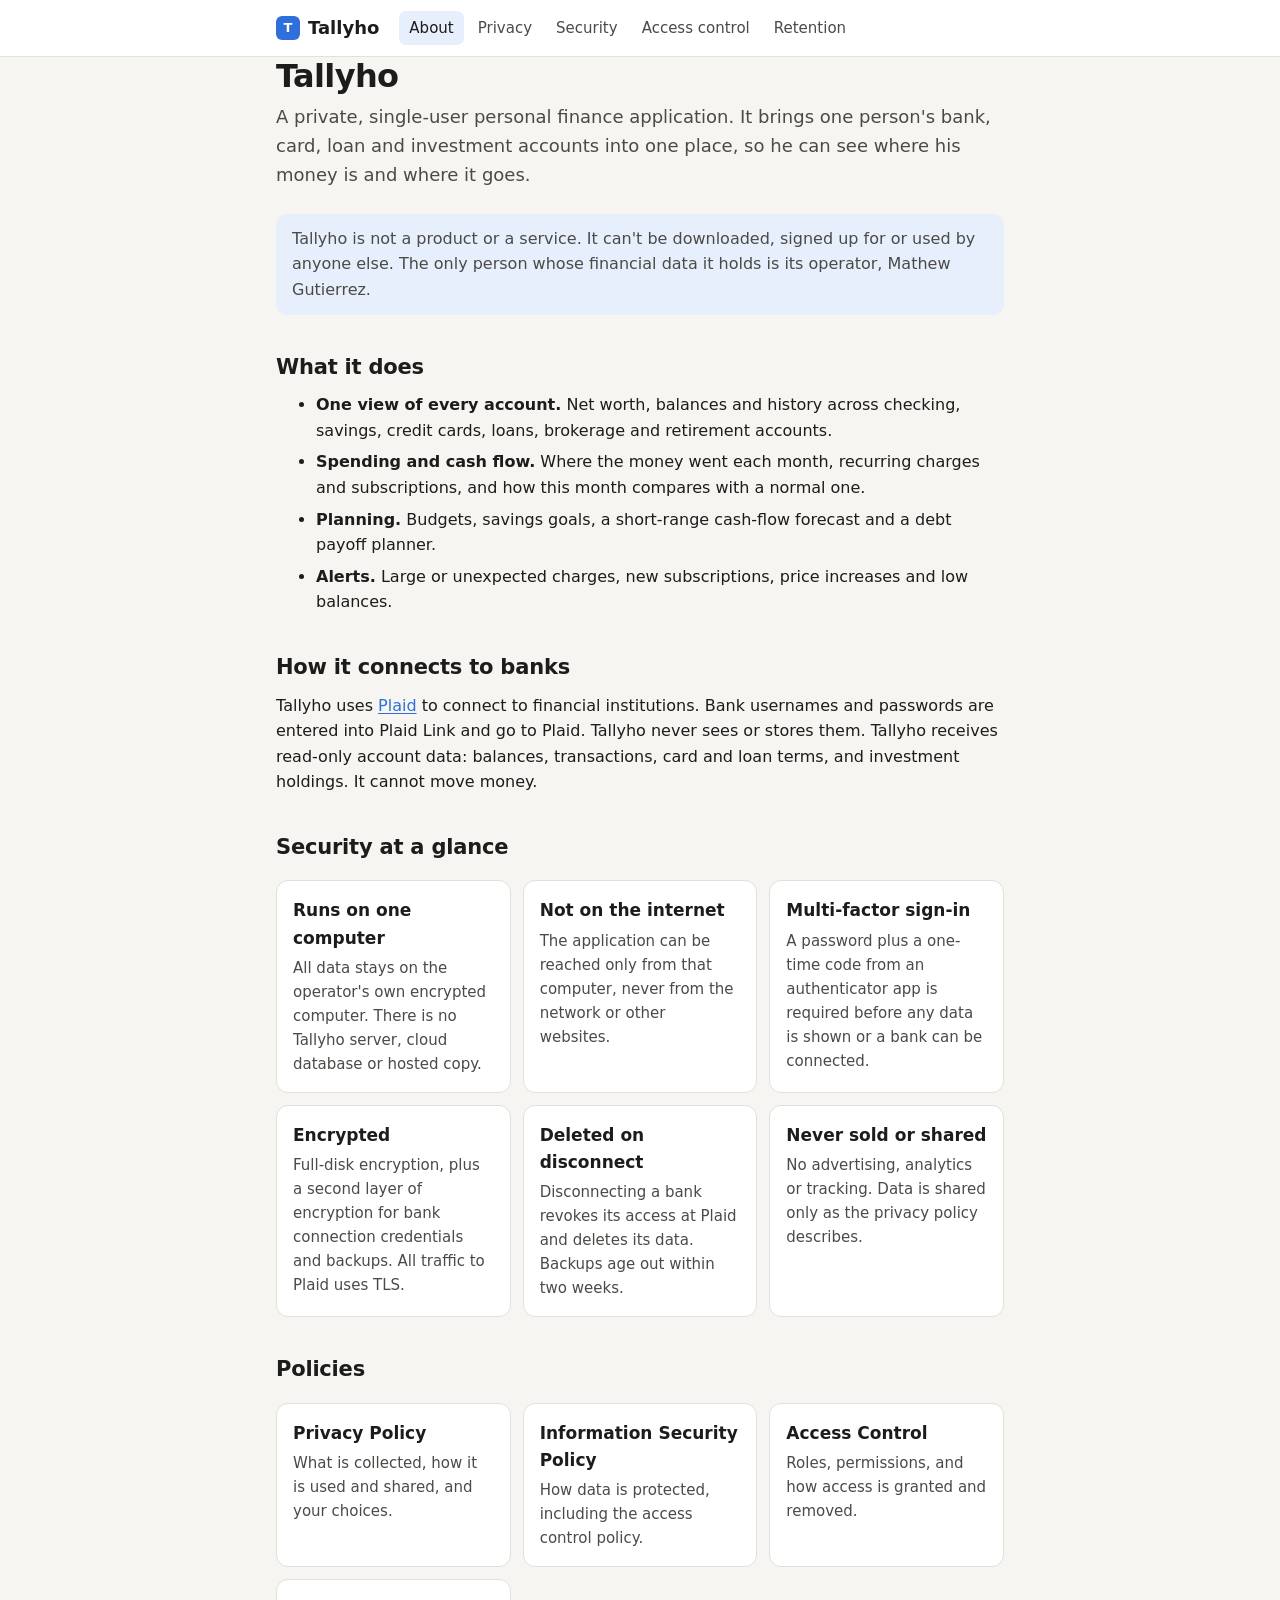
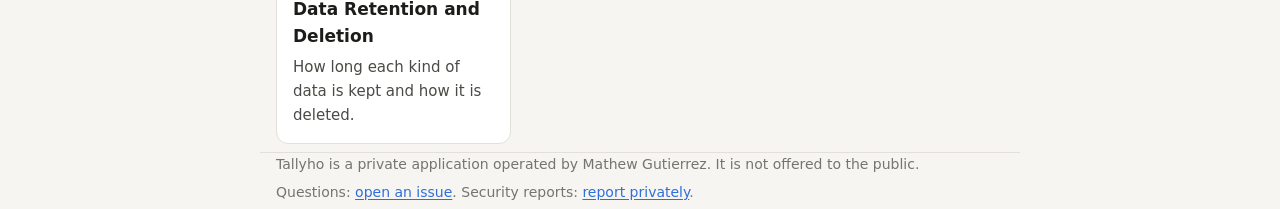
<file: index.html>
<!doctype html>
<html lang="en">
<head>
<meta charset="utf-8">
<meta name="viewport" content="width=device-width, initial-scale=1">
<meta http-equiv="Content-Security-Policy" content="default-src 'none'; style-src 'self'; img-src 'self'; base-uri 'none'; form-action 'none'">
<meta name="referrer" content="no-referrer">
<meta name="robots" content="noai, noimageai">
<title>Tallyho</title>
<meta name="description" content="Tallyho is a private, single-user personal finance application. Its privacy policy and security policies.">
<link rel="stylesheet" href="style.css">
<link rel="icon" href="favicon.svg" type="image/svg+xml">
</head>
<body>
<header>
  <div class="wrap bar">
    <a class="brand" href="index.html"><span class="mark" aria-hidden="true">T</span>Tallyho</a>
    <nav aria-label="Pages"><a href="index.html" aria-current="page">About</a><a href="privacy.html">Privacy</a><a href="security.html">Security</a><a href="access-control.html">Access control</a><a href="retention.html">Retention</a></nav>
  </div>
</header>
<main class="wrap">
<h1>Tallyho</h1>
<p class="lede">A private, single-user personal finance application. It brings one person's bank, card, loan and investment accounts into one place, so he can see where his money is and where it goes.</p>

<div class="note">Tallyho is not a product or a service. It can't be downloaded, signed up for or used by anyone else. The only person whose financial data it holds is its operator, Mathew Gutierrez.</div>

<h2>What it does</h2>
<ul>
  <li><strong>One view of every account.</strong> Net worth, balances and history across checking, savings, credit cards, loans, brokerage and retirement accounts.</li>
  <li><strong>Spending and cash flow.</strong> Where the money went each month, recurring charges and subscriptions, and how this month compares with a normal one.</li>
  <li><strong>Planning.</strong> Budgets, savings goals, a short-range cash-flow forecast and a debt payoff planner.</li>
  <li><strong>Alerts.</strong> Large or unexpected charges, new subscriptions, price increases and low balances.</li>
</ul>

<h2>How it connects to banks</h2>
<p>Tallyho uses <a href="https://plaid.com/">Plaid</a> to connect to financial institutions. Bank usernames and passwords are entered into Plaid Link and go to Plaid. Tallyho never sees or stores them. Tallyho receives read-only account data: balances, transactions, card and loan terms, and investment holdings. It cannot move money.</p>

<h2>Security at a glance</h2>
<div class="cards">
  <div class="card"><h3>Runs on one computer</h3><p>All data stays on the operator's own encrypted computer. There is no Tallyho server, cloud database or hosted copy.</p></div>
  <div class="card"><h3>Not on the internet</h3><p>The application can be reached only from that computer, never from the network or other websites.</p></div>
  <div class="card"><h3>Multi-factor sign-in</h3><p>A password plus a one-time code from an authenticator app is required before any data is shown or a bank can be connected.</p></div>
  <div class="card"><h3>Encrypted</h3><p>Full-disk encryption, plus a second layer of encryption for bank connection credentials and backups. All traffic to Plaid uses TLS.</p></div>
  <div class="card"><h3>Deleted on disconnect</h3><p>Disconnecting a bank revokes its access at Plaid and deletes its data. Backups age out within two weeks.</p></div>
  <div class="card"><h3>Never sold or shared</h3><p>No advertising, analytics or tracking. Data is shared only as the privacy policy describes.</p></div>
</div>

<h2>Policies</h2>
<div class="cards">
  <a class="card" href="privacy.html"><h3>Privacy Policy</h3><p>What is collected, how it is used and shared, and your choices.</p></a>
  <a class="card" href="security.html"><h3>Information Security Policy</h3><p>How data is protected, including the access control policy.</p></a>
  <a class="card" href="access-control.html"><h3>Access Control</h3><p>Roles, permissions, and how access is granted and removed.</p></a>
  <a class="card" href="retention.html"><h3>Data Retention and Deletion</h3><p>How long each kind of data is kept and how it is deleted.</p></a>
</div>
</main>
<footer class="wrap">
  <p>Tallyho is a private application operated by Mathew Gutierrez. It is not offered to the public.</p>
  <p>Questions: <a href="https://github.com/gutierrezm00/tallyho/issues">open an issue</a>. Security reports: <a href="https://github.com/gutierrezm00/tallyho/security/advisories/new">report privately</a>.</p>
</footer>
</body>
</html>
</file>
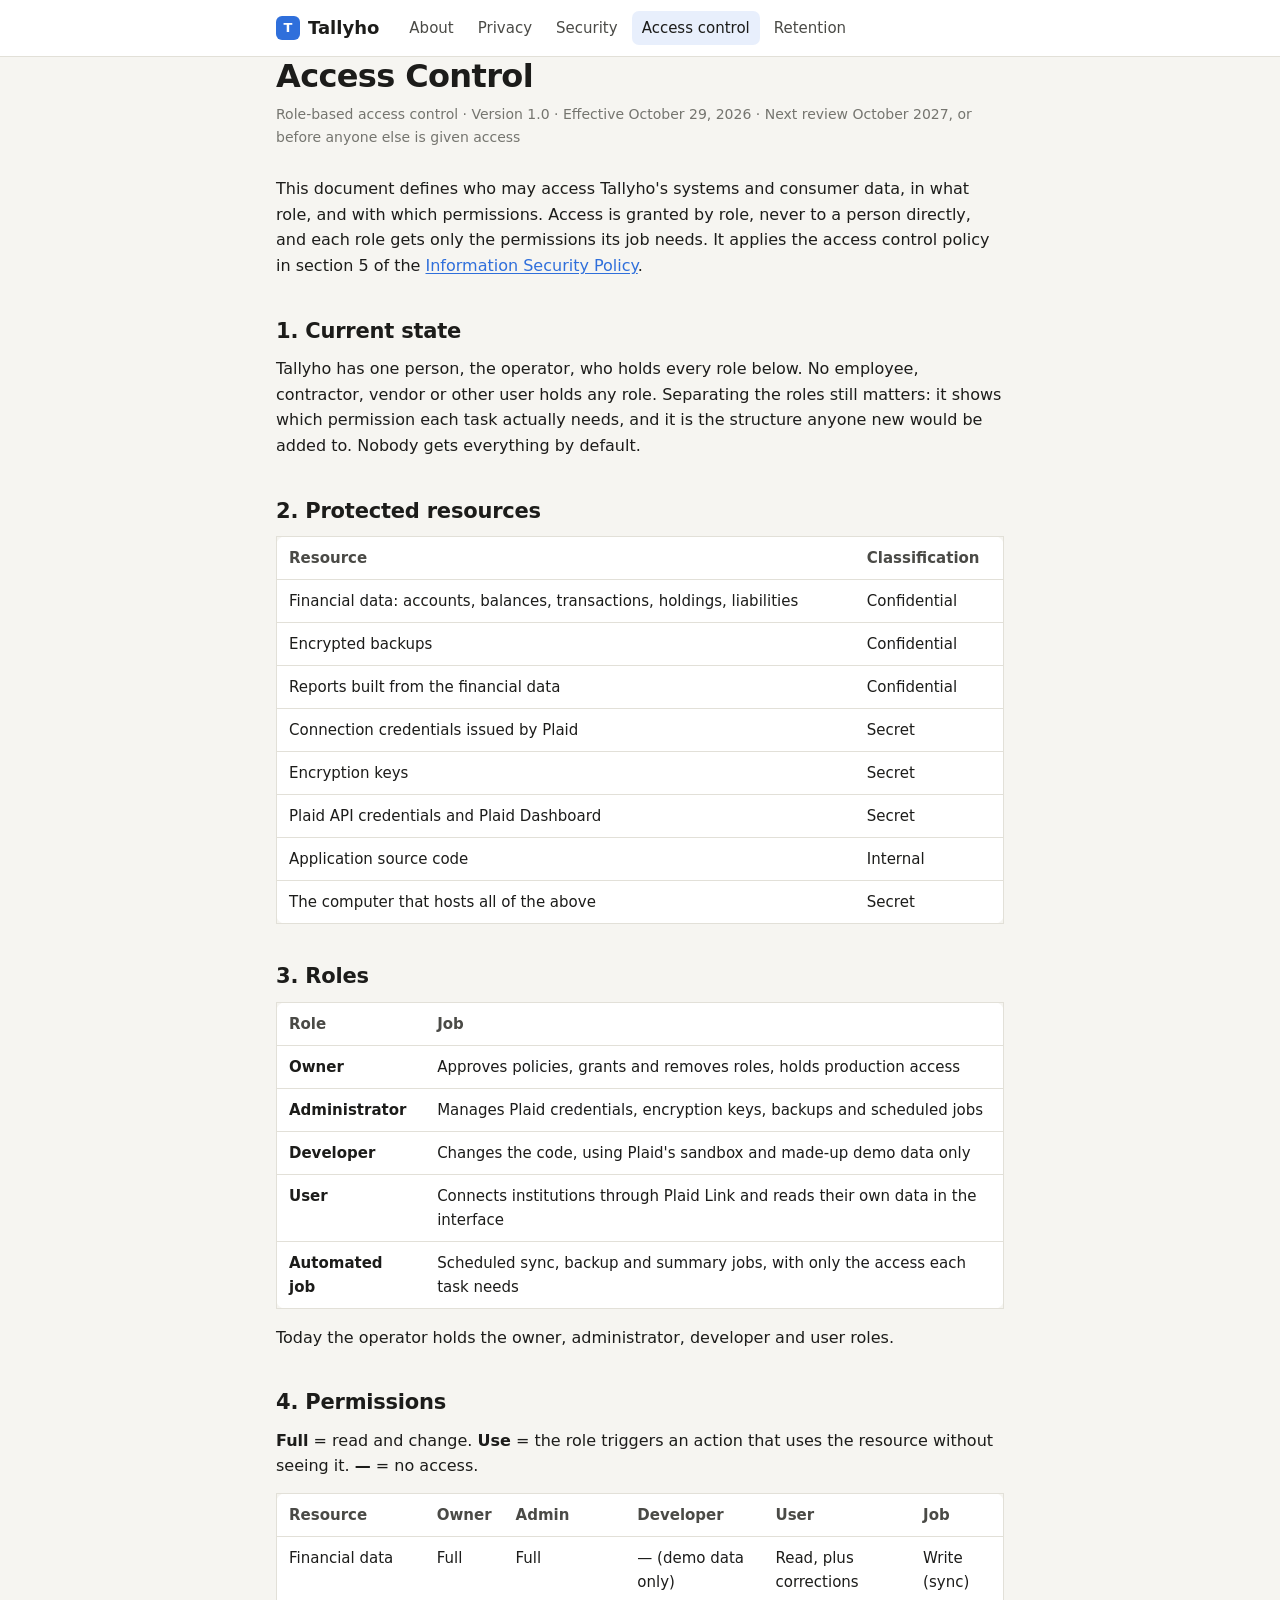
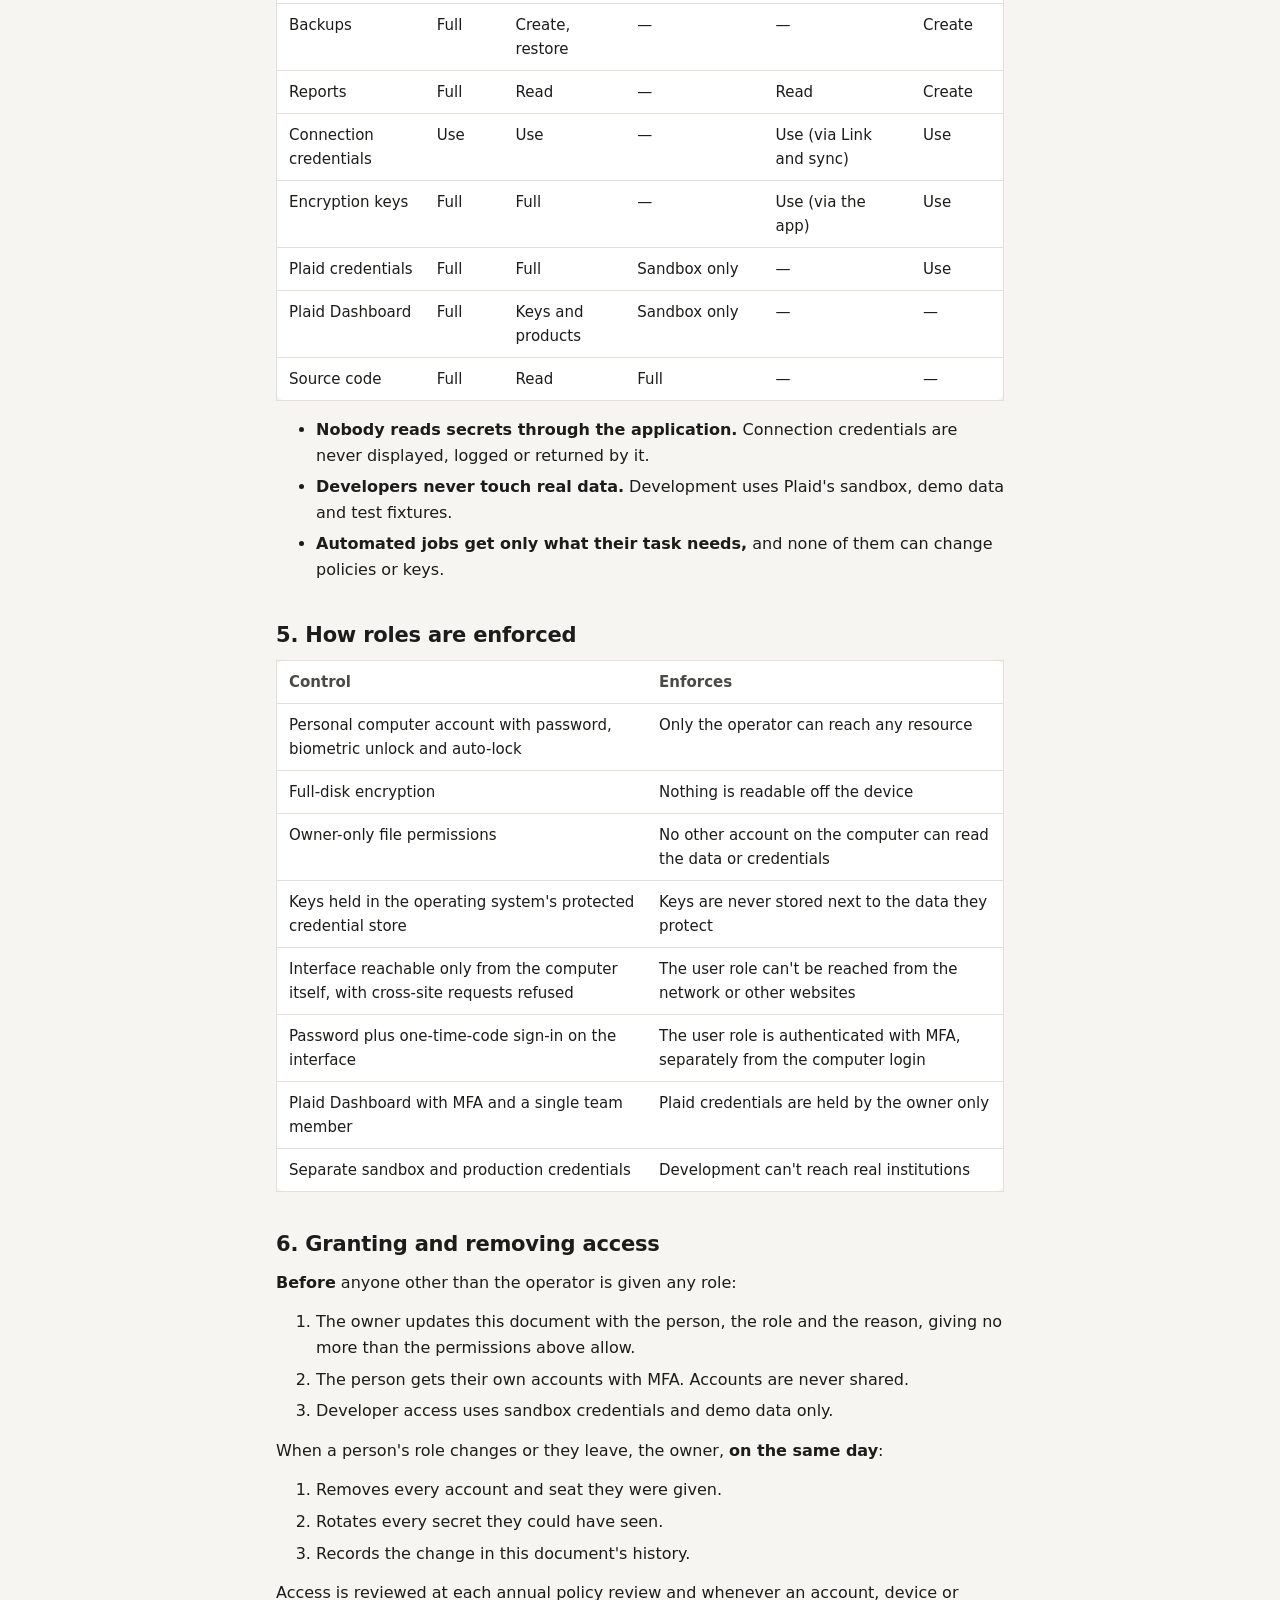
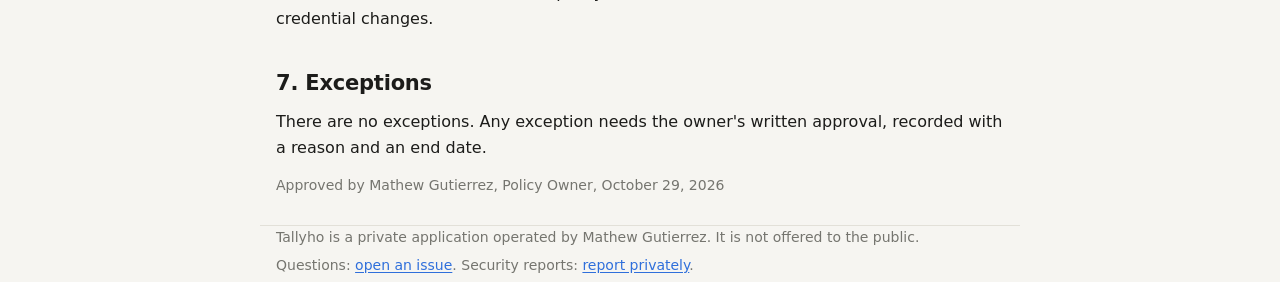
<file: access-control.html>
<!doctype html>
<html lang="en">
<head>
<meta charset="utf-8">
<meta name="viewport" content="width=device-width, initial-scale=1">
<meta http-equiv="Content-Security-Policy" content="default-src 'none'; style-src 'self'; img-src 'self'; base-uri 'none'; form-action 'none'">
<meta name="referrer" content="no-referrer">
<meta name="robots" content="noai, noimageai">
<title>Access Control · Tallyho</title>
<meta name="description" content="Tallyho is a private, single-user personal finance application. Its privacy policy and security policies.">
<link rel="stylesheet" href="style.css">
<link rel="icon" href="favicon.svg" type="image/svg+xml">
</head>
<body>
<header>
  <div class="wrap bar">
    <a class="brand" href="index.html"><span class="mark" aria-hidden="true">T</span>Tallyho</a>
    <nav aria-label="Pages"><a href="index.html">About</a><a href="privacy.html">Privacy</a><a href="security.html">Security</a><a href="access-control.html" aria-current="page">Access control</a><a href="retention.html">Retention</a></nav>
  </div>
</header>
<main class="wrap">
<h1>Access Control</h1>
<p class="meta">Role-based access control · Version 1.0 · Effective October 29, 2026 · Next review October 2027, or before anyone else is given access</p>

<p>This document defines who may access Tallyho's systems and consumer data, in what role, and with which permissions. Access is granted by role, never to a person directly, and each role gets only the permissions its job needs. It applies the access control policy in section 5 of the <a href="security.html#access-control">Information Security Policy</a>.</p>

<h2 id="current">1. Current state</h2>
<p>Tallyho has one person, the operator, who holds every role below. No employee, contractor, vendor or other user holds any role. Separating the roles still matters: it shows which permission each task actually needs, and it is the structure anyone new would be added to. Nobody gets everything by default.</p>

<h2 id="resources">2. Protected resources</h2>
<div class="table"><table>
  <tr><th>Resource</th><th>Classification</th></tr>
  <tr><td>Financial data: accounts, balances, transactions, holdings, liabilities</td><td>Confidential</td></tr>
  <tr><td>Encrypted backups</td><td>Confidential</td></tr>
  <tr><td>Reports built from the financial data</td><td>Confidential</td></tr>
  <tr><td>Connection credentials issued by Plaid</td><td>Secret</td></tr>
  <tr><td>Encryption keys</td><td>Secret</td></tr>
  <tr><td>Plaid API credentials and Plaid Dashboard</td><td>Secret</td></tr>
  <tr><td>Application source code</td><td>Internal</td></tr>
  <tr><td>The computer that hosts all of the above</td><td>Secret</td></tr>
</table></div>

<h2 id="roles">3. Roles</h2>
<div class="table"><table>
  <tr><th>Role</th><th>Job</th></tr>
  <tr><td><strong>Owner</strong></td><td>Approves policies, grants and removes roles, holds production access</td></tr>
  <tr><td><strong>Administrator</strong></td><td>Manages Plaid credentials, encryption keys, backups and scheduled jobs</td></tr>
  <tr><td><strong>Developer</strong></td><td>Changes the code, using Plaid's sandbox and made-up demo data only</td></tr>
  <tr><td><strong>User</strong></td><td>Connects institutions through Plaid Link and reads their own data in the interface</td></tr>
  <tr><td><strong>Automated job</strong></td><td>Scheduled sync, backup and summary jobs, with only the access each task needs</td></tr>
</table></div>
<p>Today the operator holds the owner, administrator, developer and user roles.</p>

<h2 id="matrix">4. Permissions</h2>
<p><strong>Full</strong> = read and change. <strong>Use</strong> = the role triggers an action that uses the resource without seeing it. <strong>—</strong> = no access.</p>
<div class="table"><table>
  <tr><th>Resource</th><th>Owner</th><th>Admin</th><th>Developer</th><th>User</th><th>Job</th></tr>
  <tr><td>Financial data</td><td>Full</td><td>Full</td><td>— (demo data only)</td><td>Read, plus corrections</td><td>Write (sync)</td></tr>
  <tr><td>Backups</td><td>Full</td><td>Create, restore</td><td>—</td><td>—</td><td>Create</td></tr>
  <tr><td>Reports</td><td>Full</td><td>Read</td><td>—</td><td>Read</td><td>Create</td></tr>
  <tr><td>Connection credentials</td><td>Use</td><td>Use</td><td>—</td><td>Use (via Link and sync)</td><td>Use</td></tr>
  <tr><td>Encryption keys</td><td>Full</td><td>Full</td><td>—</td><td>Use (via the app)</td><td>Use</td></tr>
  <tr><td>Plaid credentials</td><td>Full</td><td>Full</td><td>Sandbox only</td><td>—</td><td>Use</td></tr>
  <tr><td>Plaid Dashboard</td><td>Full</td><td>Keys and products</td><td>Sandbox only</td><td>—</td><td>—</td></tr>
  <tr><td>Source code</td><td>Full</td><td>Read</td><td>Full</td><td>—</td><td>—</td></tr>
</table></div>
<ul>
  <li><strong>Nobody reads secrets through the application.</strong> Connection credentials are never displayed, logged or returned by it.</li>
  <li><strong>Developers never touch real data.</strong> Development uses Plaid's sandbox, demo data and test fixtures.</li>
  <li><strong>Automated jobs get only what their task needs,</strong> and none of them can change policies or keys.</li>
</ul>

<h2 id="enforcement">5. How roles are enforced</h2>
<div class="table"><table>
  <tr><th>Control</th><th>Enforces</th></tr>
  <tr><td>Personal computer account with password, biometric unlock and auto-lock</td><td>Only the operator can reach any resource</td></tr>
  <tr><td>Full-disk encryption</td><td>Nothing is readable off the device</td></tr>
  <tr><td>Owner-only file permissions</td><td>No other account on the computer can read the data or credentials</td></tr>
  <tr><td>Keys held in the operating system's protected credential store</td><td>Keys are never stored next to the data they protect</td></tr>
  <tr><td>Interface reachable only from the computer itself, with cross-site requests refused</td><td>The user role can't be reached from the network or other websites</td></tr>
  <tr><td>Password plus one-time-code sign-in on the interface</td><td>The user role is authenticated with MFA, separately from the computer login</td></tr>
  <tr><td>Plaid Dashboard with MFA and a single team member</td><td>Plaid credentials are held by the owner only</td></tr>
  <tr><td>Separate sandbox and production credentials</td><td>Development can't reach real institutions</td></tr>
</table></div>

<h2 id="lifecycle">6. Granting and removing access</h2>
<p><strong>Before</strong> anyone other than the operator is given any role:</p>
<ol>
  <li>The owner updates this document with the person, the role and the reason, giving no more than the permissions above allow.</li>
  <li>The person gets their own accounts with MFA. Accounts are never shared.</li>
  <li>Developer access uses sandbox credentials and demo data only.</li>
</ol>
<p>When a person's role changes or they leave, the owner, <strong>on the same day</strong>:</p>
<ol>
  <li>Removes every account and seat they were given.</li>
  <li>Rotates every secret they could have seen.</li>
  <li>Records the change in this document's history.</li>
</ol>
<p>Access is reviewed at each annual policy review and whenever an account, device or credential changes.</p>

<h2 id="exceptions">7. Exceptions</h2>
<p>There are no exceptions. Any exception needs the owner's written approval, recorded with a reason and an end date.</p>

<p class="meta">Approved by Mathew Gutierrez, Policy Owner, October 29, 2026</p>
</main>
<footer class="wrap">
  <p>Tallyho is a private application operated by Mathew Gutierrez. It is not offered to the public.</p>
  <p>Questions: <a href="https://github.com/gutierrezm00/tallyho/issues">open an issue</a>. Security reports: <a href="https://github.com/gutierrezm00/tallyho/security/advisories/new">report privately</a>.</p>
</footer>
</body>
</html>
</file>
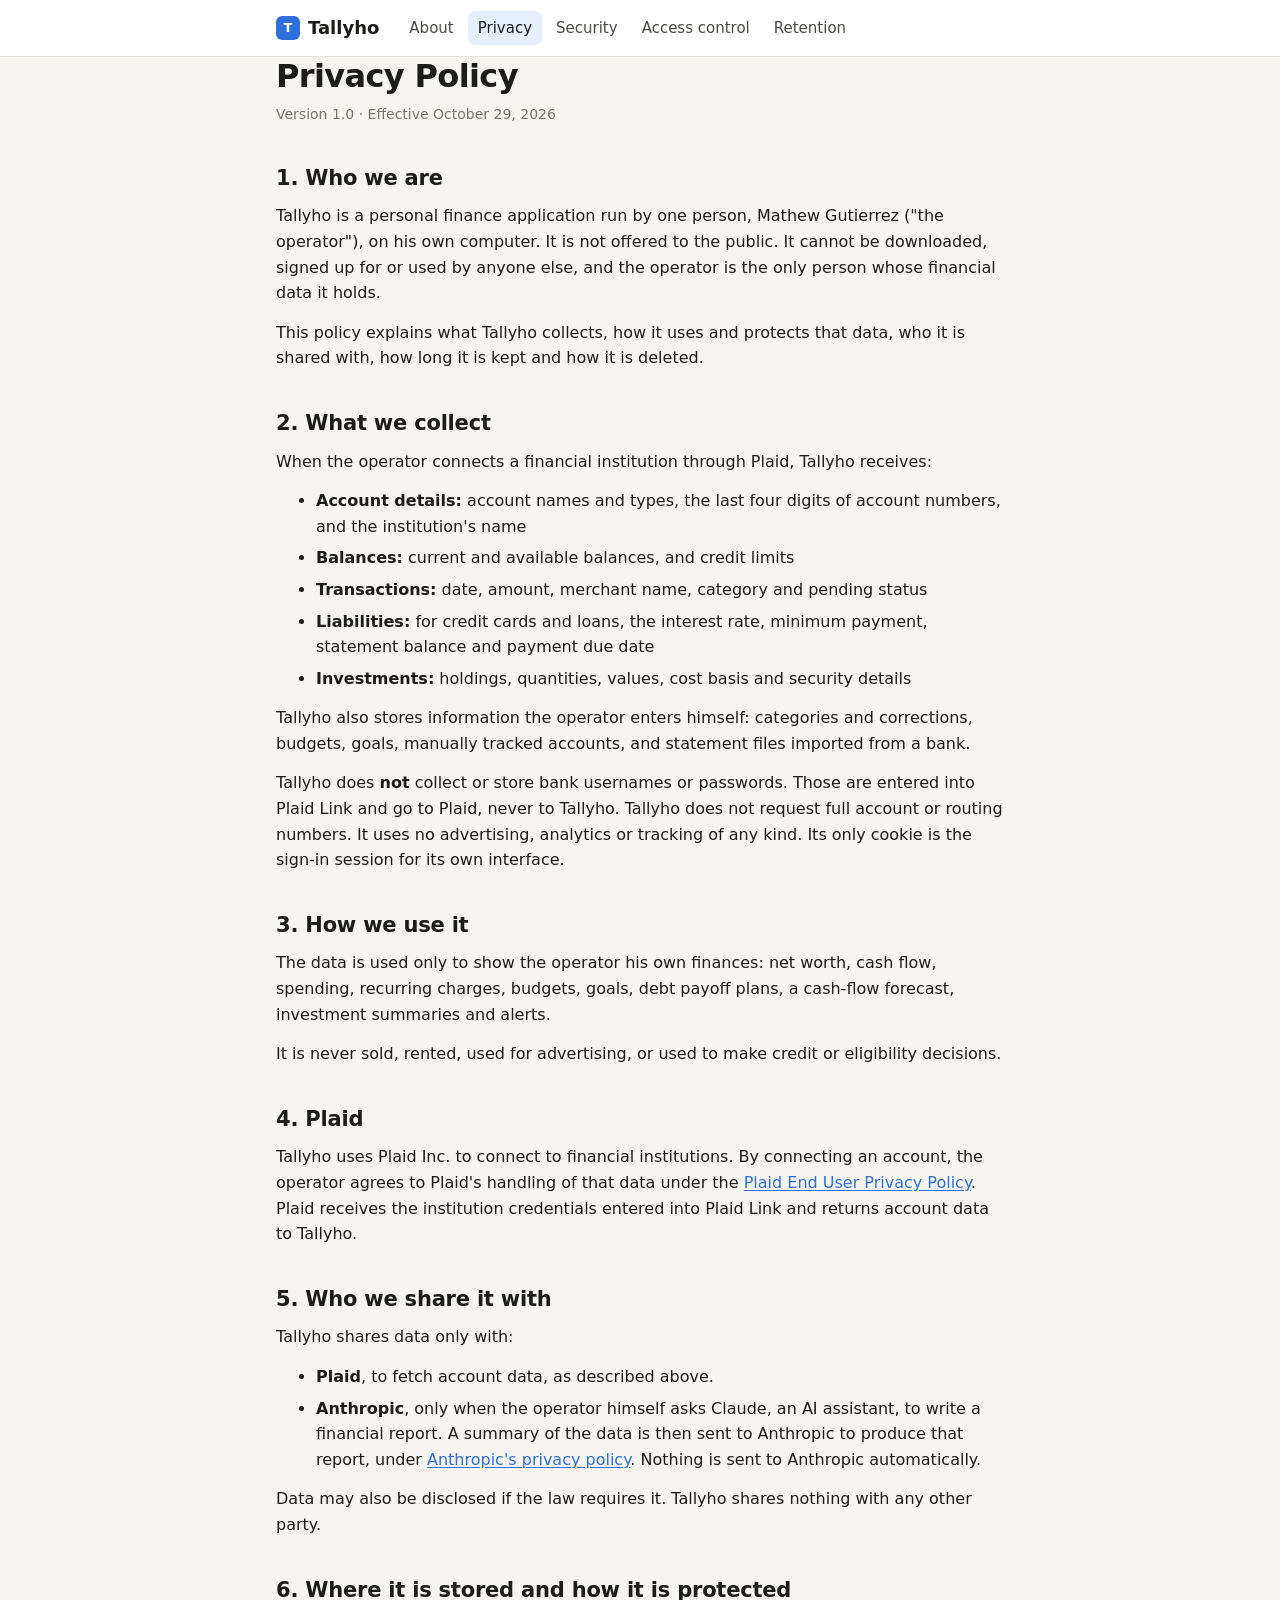
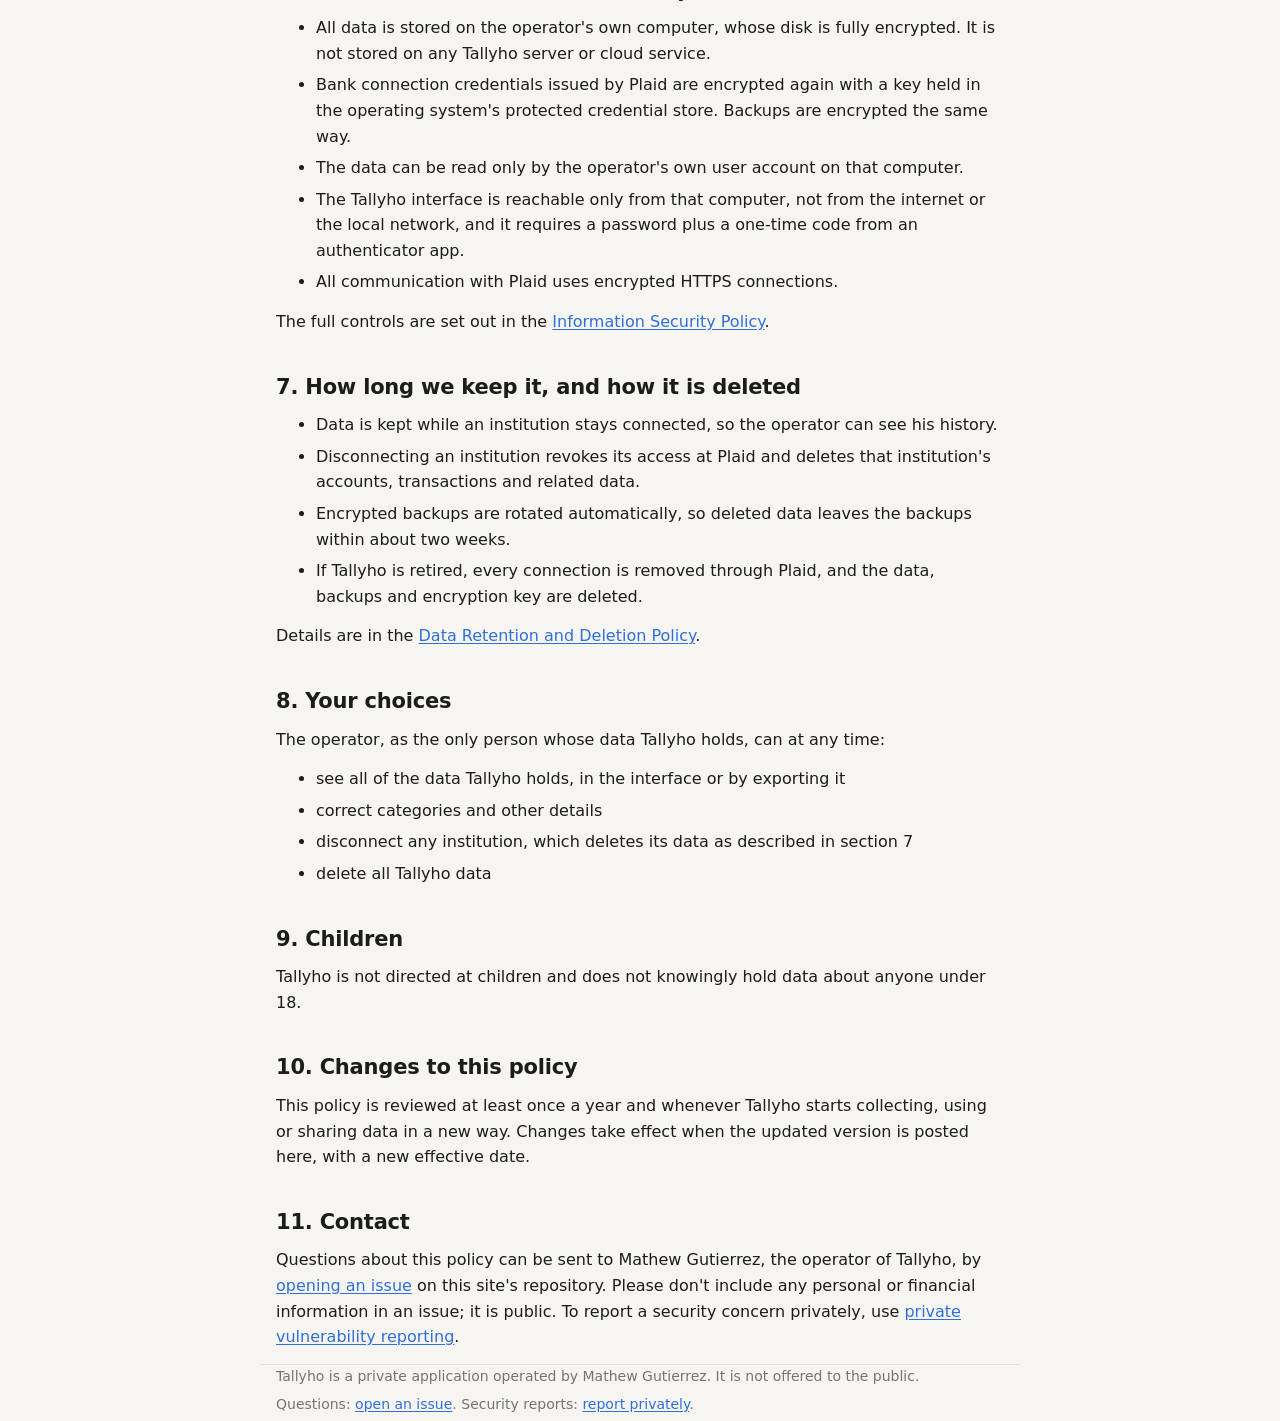
<file: privacy.html>
<!doctype html>
<html lang="en">
<head>
<meta charset="utf-8">
<meta name="viewport" content="width=device-width, initial-scale=1">
<meta http-equiv="Content-Security-Policy" content="default-src 'none'; style-src 'self'; img-src 'self'; base-uri 'none'; form-action 'none'">
<meta name="referrer" content="no-referrer">
<meta name="robots" content="noai, noimageai">
<title>Privacy Policy · Tallyho</title>
<meta name="description" content="Tallyho is a private, single-user personal finance application. Its privacy policy and security policies.">
<link rel="stylesheet" href="style.css">
<link rel="icon" href="favicon.svg" type="image/svg+xml">
</head>
<body>
<header>
  <div class="wrap bar">
    <a class="brand" href="index.html"><span class="mark" aria-hidden="true">T</span>Tallyho</a>
    <nav aria-label="Pages"><a href="index.html">About</a><a href="privacy.html" aria-current="page">Privacy</a><a href="security.html">Security</a><a href="access-control.html">Access control</a><a href="retention.html">Retention</a></nav>
  </div>
</header>
<main class="wrap">
<h1>Privacy Policy</h1>
<p class="meta">Version 1.0 · Effective October 29, 2026</p>

<h2 id="who">1. Who we are</h2>
<p>Tallyho is a personal finance application run by one person, Mathew Gutierrez ("the operator"), on his own computer. It is not offered to the public. It cannot be downloaded, signed up for or used by anyone else, and the operator is the only person whose financial data it holds.</p>
<p>This policy explains what Tallyho collects, how it uses and protects that data, who it is shared with, how long it is kept and how it is deleted.</p>

<h2 id="collect">2. What we collect</h2>
<p>When the operator connects a financial institution through Plaid, Tallyho receives:</p>
<ul>
  <li><strong>Account details:</strong> account names and types, the last four digits of account numbers, and the institution's name</li>
  <li><strong>Balances:</strong> current and available balances, and credit limits</li>
  <li><strong>Transactions:</strong> date, amount, merchant name, category and pending status</li>
  <li><strong>Liabilities:</strong> for credit cards and loans, the interest rate, minimum payment, statement balance and payment due date</li>
  <li><strong>Investments:</strong> holdings, quantities, values, cost basis and security details</li>
</ul>
<p>Tallyho also stores information the operator enters himself: categories and corrections, budgets, goals, manually tracked accounts, and statement files imported from a bank.</p>
<p>Tallyho does <strong>not</strong> collect or store bank usernames or passwords. Those are entered into Plaid Link and go to Plaid, never to Tallyho. Tallyho does not request full account or routing numbers. It uses no advertising, analytics or tracking of any kind. Its only cookie is the sign-in session for its own interface.</p>

<h2 id="use">3. How we use it</h2>
<p>The data is used only to show the operator his own finances: net worth, cash flow, spending, recurring charges, budgets, goals, debt payoff plans, a cash-flow forecast, investment summaries and alerts.</p>
<p>It is never sold, rented, used for advertising, or used to make credit or eligibility decisions.</p>

<h2 id="plaid">4. Plaid</h2>
<p>Tallyho uses Plaid Inc. to connect to financial institutions. By connecting an account, the operator agrees to Plaid's handling of that data under the <a href="https://plaid.com/legal/#end-user-privacy-policy">Plaid End User Privacy Policy</a>. Plaid receives the institution credentials entered into Plaid Link and returns account data to Tallyho.</p>

<h2 id="share">5. Who we share it with</h2>
<p>Tallyho shares data only with:</p>
<ul>
  <li><strong>Plaid</strong>, to fetch account data, as described above.</li>
  <li><strong>Anthropic</strong>, only when the operator himself asks Claude, an AI assistant, to write a financial report. A summary of the data is then sent to Anthropic to produce that report, under <a href="https://www.anthropic.com/legal/privacy">Anthropic's privacy policy</a>. Nothing is sent to Anthropic automatically.</li>
</ul>
<p>Data may also be disclosed if the law requires it. Tallyho shares nothing with any other party.</p>

<h2 id="protect">6. Where it is stored and how it is protected</h2>
<ul>
  <li>All data is stored on the operator's own computer, whose disk is fully encrypted. It is not stored on any Tallyho server or cloud service.</li>
  <li>Bank connection credentials issued by Plaid are encrypted again with a key held in the operating system's protected credential store. Backups are encrypted the same way.</li>
  <li>The data can be read only by the operator's own user account on that computer.</li>
  <li>The Tallyho interface is reachable only from that computer, not from the internet or the local network, and it requires a password plus a one-time code from an authenticator app.</li>
  <li>All communication with Plaid uses encrypted HTTPS connections.</li>
</ul>
<p>The full controls are set out in the <a href="security.html">Information Security Policy</a>.</p>

<h2 id="retain">7. How long we keep it, and how it is deleted</h2>
<ul>
  <li>Data is kept while an institution stays connected, so the operator can see his history.</li>
  <li>Disconnecting an institution revokes its access at Plaid and deletes that institution's accounts, transactions and related data.</li>
  <li>Encrypted backups are rotated automatically, so deleted data leaves the backups within about two weeks.</li>
  <li>If Tallyho is retired, every connection is removed through Plaid, and the data, backups and encryption key are deleted.</li>
</ul>
<p>Details are in the <a href="retention.html">Data Retention and Deletion Policy</a>.</p>

<h2 id="choices">8. Your choices</h2>
<p>The operator, as the only person whose data Tallyho holds, can at any time:</p>
<ul>
  <li>see all of the data Tallyho holds, in the interface or by exporting it</li>
  <li>correct categories and other details</li>
  <li>disconnect any institution, which deletes its data as described in section 7</li>
  <li>delete all Tallyho data</li>
</ul>

<h2 id="children">9. Children</h2>
<p>Tallyho is not directed at children and does not knowingly hold data about anyone under 18.</p>

<h2 id="changes">10. Changes to this policy</h2>
<p>This policy is reviewed at least once a year and whenever Tallyho starts collecting, using or sharing data in a new way. Changes take effect when the updated version is posted here, with a new effective date.</p>

<h2 id="contact">11. Contact</h2>
<p>Questions about this policy can be sent to Mathew Gutierrez, the operator of Tallyho, by <a href="https://github.com/gutierrezm00/tallyho/issues">opening an issue</a> on this site's repository. Please don't include any personal or financial information in an issue; it is public. To report a security concern privately, use <a href="https://github.com/gutierrezm00/tallyho/security/advisories/new">private vulnerability reporting</a>.</p>
</main>
<footer class="wrap">
  <p>Tallyho is a private application operated by Mathew Gutierrez. It is not offered to the public.</p>
  <p>Questions: <a href="https://github.com/gutierrezm00/tallyho/issues">open an issue</a>. Security reports: <a href="https://github.com/gutierrezm00/tallyho/security/advisories/new">report privately</a>.</p>
</footer>
</body>
</html>
</file>
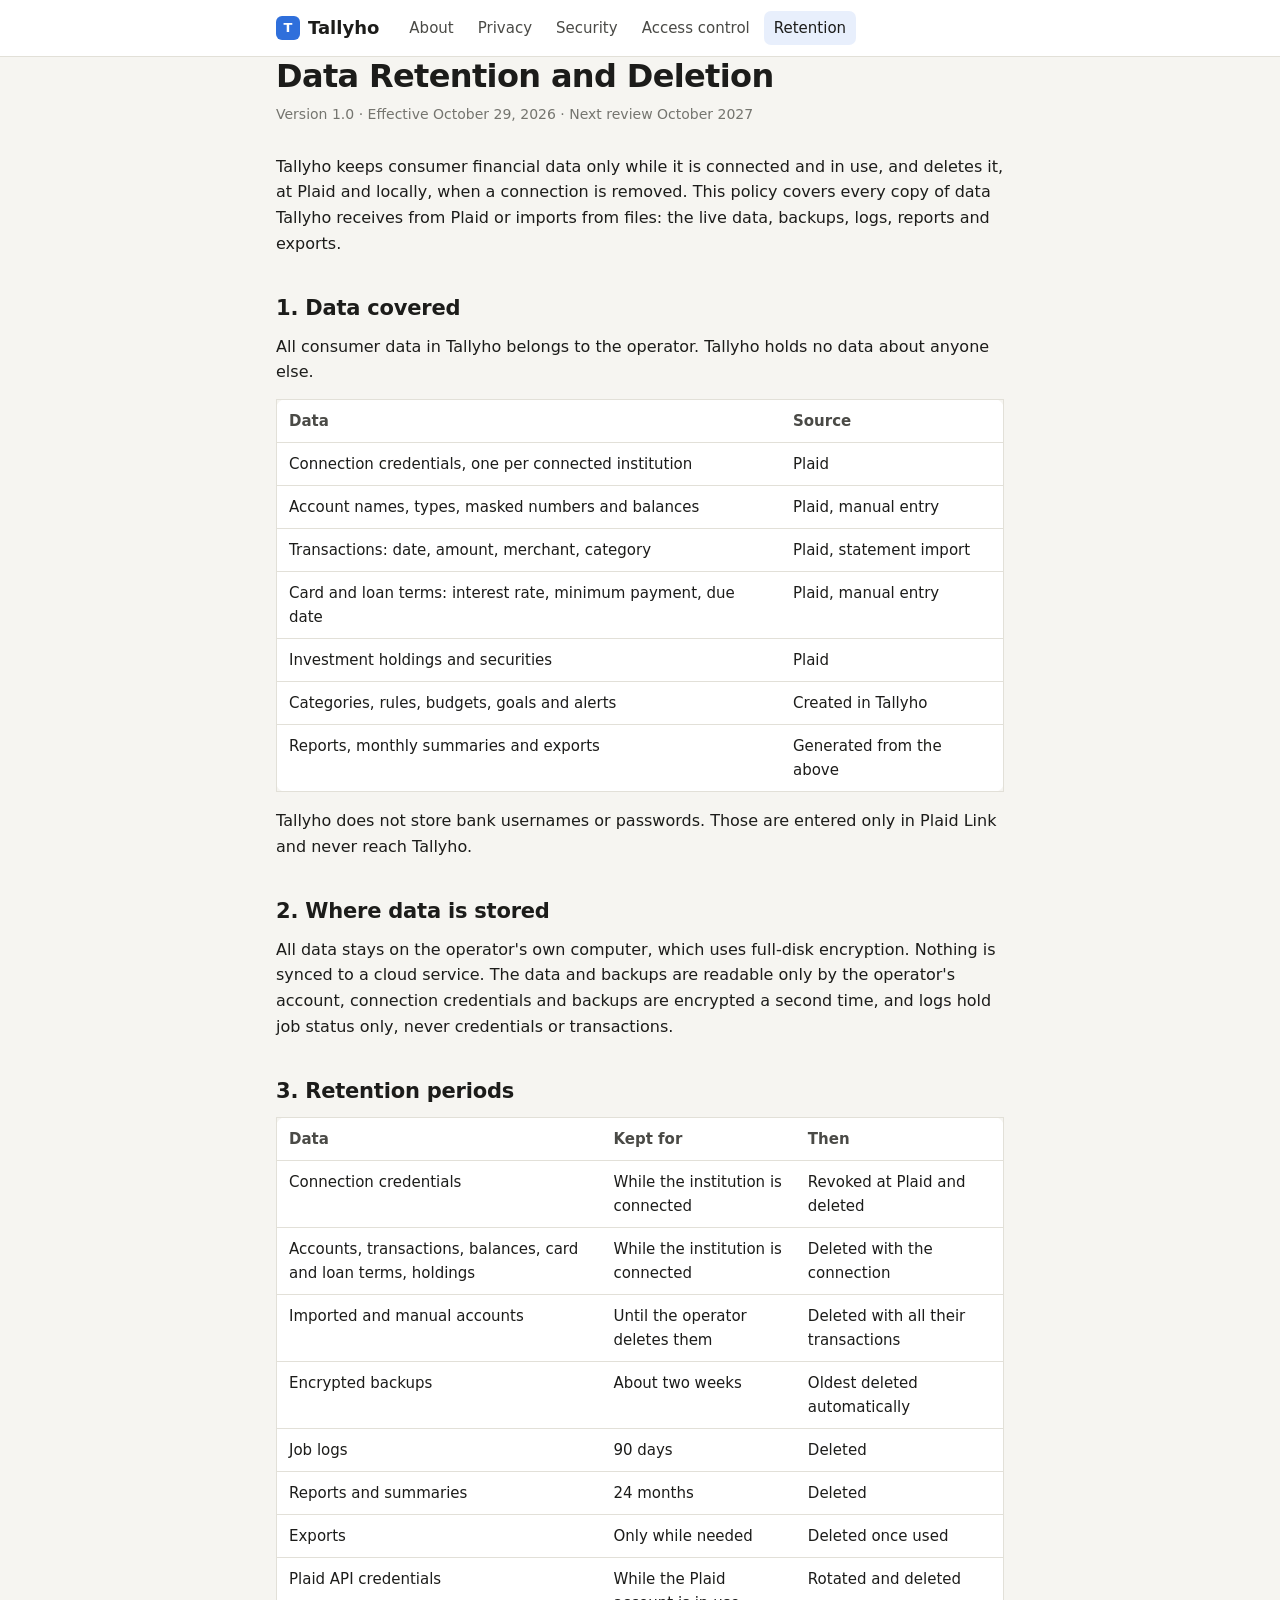
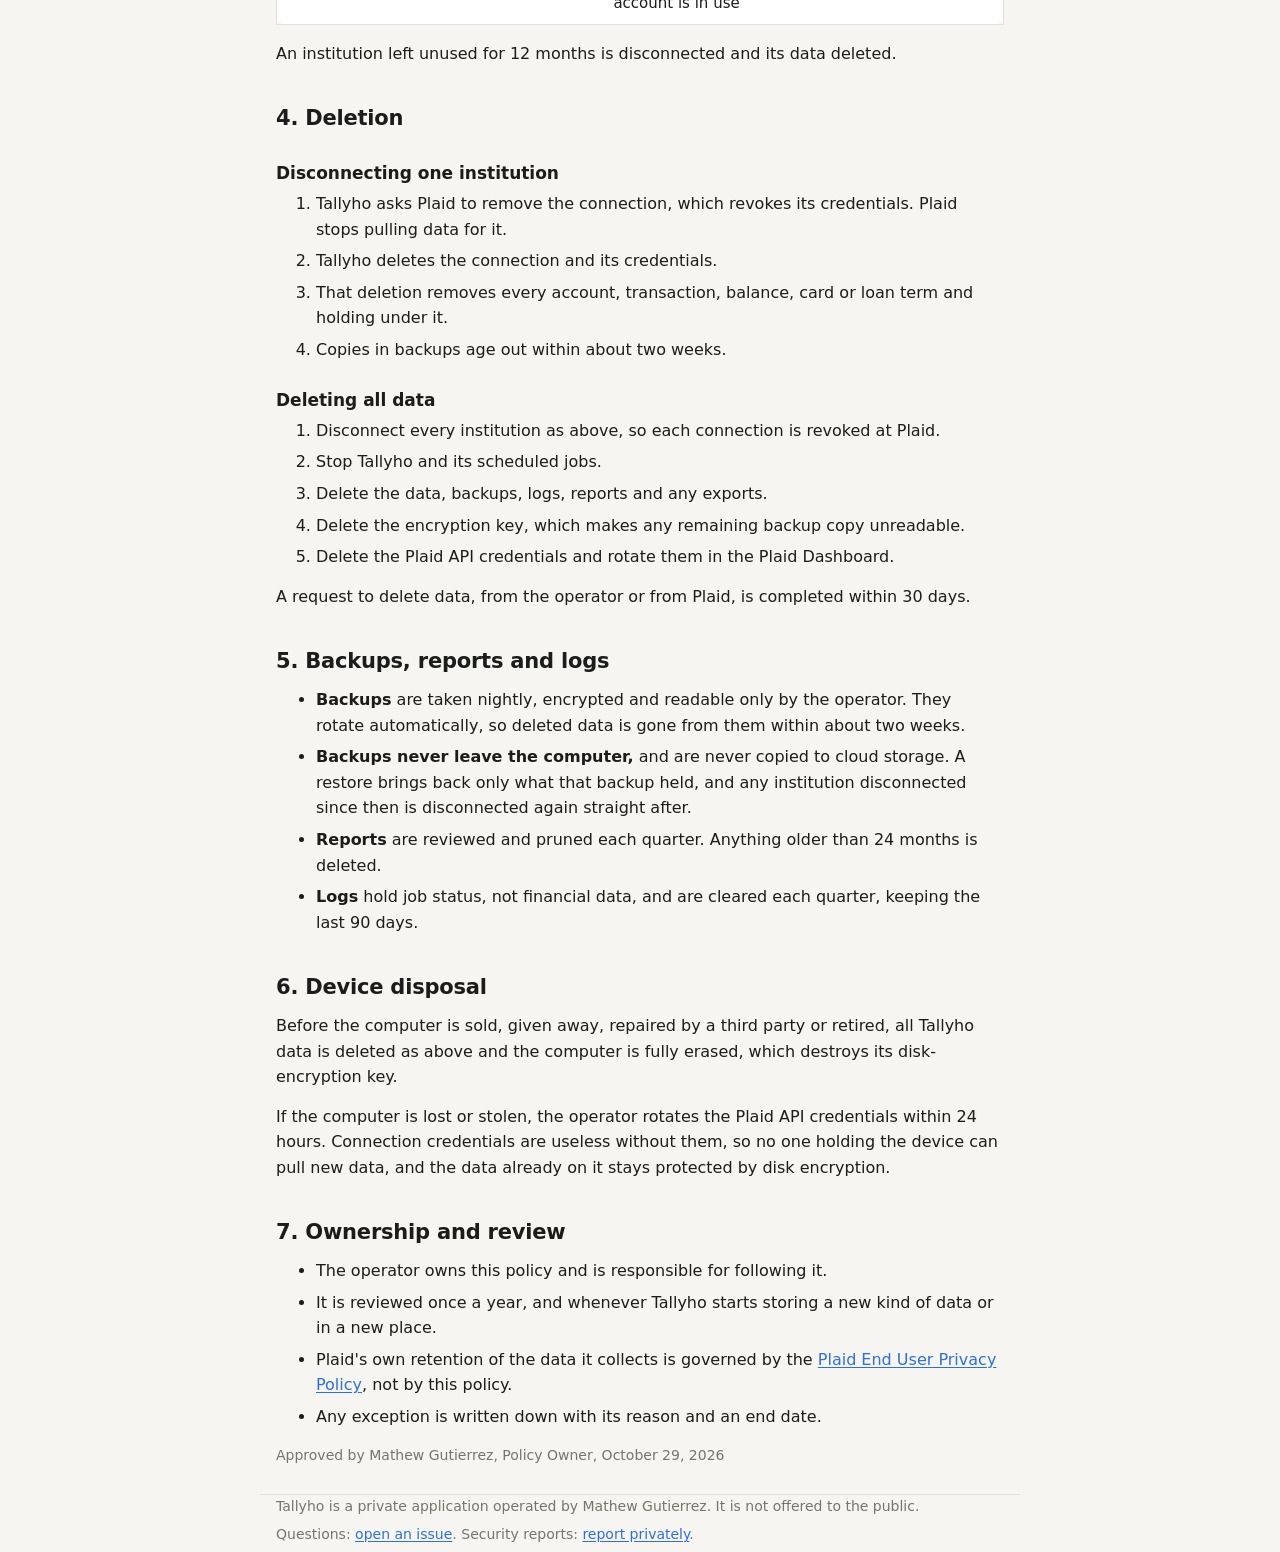
<file: retention.html>
<!doctype html>
<html lang="en">
<head>
<meta charset="utf-8">
<meta name="viewport" content="width=device-width, initial-scale=1">
<meta http-equiv="Content-Security-Policy" content="default-src 'none'; style-src 'self'; img-src 'self'; base-uri 'none'; form-action 'none'">
<meta name="referrer" content="no-referrer">
<meta name="robots" content="noai, noimageai">
<title>Data Retention and Deletion · Tallyho</title>
<meta name="description" content="Tallyho is a private, single-user personal finance application. Its privacy policy and security policies.">
<link rel="stylesheet" href="style.css">
<link rel="icon" href="favicon.svg" type="image/svg+xml">
</head>
<body>
<header>
  <div class="wrap bar">
    <a class="brand" href="index.html"><span class="mark" aria-hidden="true">T</span>Tallyho</a>
    <nav aria-label="Pages"><a href="index.html">About</a><a href="privacy.html">Privacy</a><a href="security.html">Security</a><a href="access-control.html">Access control</a><a href="retention.html" aria-current="page">Retention</a></nav>
  </div>
</header>
<main class="wrap">
<h1>Data Retention and Deletion</h1>
<p class="meta">Version 1.0 · Effective October 29, 2026 · Next review October 2027</p>

<p>Tallyho keeps consumer financial data only while it is connected and in use, and deletes it, at Plaid and locally, when a connection is removed. This policy covers every copy of data Tallyho receives from Plaid or imports from files: the live data, backups, logs, reports and exports.</p>

<h2 id="data">1. Data covered</h2>
<p>All consumer data in Tallyho belongs to the operator. Tallyho holds no data about anyone else.</p>
<div class="table"><table>
  <tr><th>Data</th><th>Source</th></tr>
  <tr><td>Connection credentials, one per connected institution</td><td>Plaid</td></tr>
  <tr><td>Account names, types, masked numbers and balances</td><td>Plaid, manual entry</td></tr>
  <tr><td>Transactions: date, amount, merchant, category</td><td>Plaid, statement import</td></tr>
  <tr><td>Card and loan terms: interest rate, minimum payment, due date</td><td>Plaid, manual entry</td></tr>
  <tr><td>Investment holdings and securities</td><td>Plaid</td></tr>
  <tr><td>Categories, rules, budgets, goals and alerts</td><td>Created in Tallyho</td></tr>
  <tr><td>Reports, monthly summaries and exports</td><td>Generated from the above</td></tr>
</table></div>
<p>Tallyho does not store bank usernames or passwords. Those are entered only in Plaid Link and never reach Tallyho.</p>

<h2 id="storage">2. Where data is stored</h2>
<p>All data stays on the operator's own computer, which uses full-disk encryption. Nothing is synced to a cloud service. The data and backups are readable only by the operator's account, connection credentials and backups are encrypted a second time, and logs hold job status only, never credentials or transactions.</p>

<h2 id="periods">3. Retention periods</h2>
<div class="table"><table>
  <tr><th>Data</th><th>Kept for</th><th>Then</th></tr>
  <tr><td>Connection credentials</td><td>While the institution is connected</td><td>Revoked at Plaid and deleted</td></tr>
  <tr><td>Accounts, transactions, balances, card and loan terms, holdings</td><td>While the institution is connected</td><td>Deleted with the connection</td></tr>
  <tr><td>Imported and manual accounts</td><td>Until the operator deletes them</td><td>Deleted with all their transactions</td></tr>
  <tr><td>Encrypted backups</td><td>About two weeks</td><td>Oldest deleted automatically</td></tr>
  <tr><td>Job logs</td><td>90 days</td><td>Deleted</td></tr>
  <tr><td>Reports and summaries</td><td>24 months</td><td>Deleted</td></tr>
  <tr><td>Exports</td><td>Only while needed</td><td>Deleted once used</td></tr>
  <tr><td>Plaid API credentials</td><td>While the Plaid account is in use</td><td>Rotated and deleted</td></tr>
</table></div>
<p>An institution left unused for 12 months is disconnected and its data deleted.</p>

<h2 id="deletion">4. Deletion</h2>
<h3>Disconnecting one institution</h3>
<ol>
  <li>Tallyho asks Plaid to remove the connection, which revokes its credentials. Plaid stops pulling data for it.</li>
  <li>Tallyho deletes the connection and its credentials.</li>
  <li>That deletion removes every account, transaction, balance, card or loan term and holding under it.</li>
  <li>Copies in backups age out within about two weeks.</li>
</ol>
<h3>Deleting all data</h3>
<ol>
  <li>Disconnect every institution as above, so each connection is revoked at Plaid.</li>
  <li>Stop Tallyho and its scheduled jobs.</li>
  <li>Delete the data, backups, logs, reports and any exports.</li>
  <li>Delete the encryption key, which makes any remaining backup copy unreadable.</li>
  <li>Delete the Plaid API credentials and rotate them in the Plaid Dashboard.</li>
</ol>
<p>A request to delete data, from the operator or from Plaid, is completed within 30 days.</p>

<h2 id="backups">5. Backups, reports and logs</h2>
<ul>
  <li><strong>Backups</strong> are taken nightly, encrypted and readable only by the operator. They rotate automatically, so deleted data is gone from them within about two weeks.</li>
  <li><strong>Backups never leave the computer,</strong> and are never copied to cloud storage. A restore brings back only what that backup held, and any institution disconnected since then is disconnected again straight after.</li>
  <li><strong>Reports</strong> are reviewed and pruned each quarter. Anything older than 24 months is deleted.</li>
  <li><strong>Logs</strong> hold job status, not financial data, and are cleared each quarter, keeping the last 90 days.</li>
</ul>

<h2 id="disposal">6. Device disposal</h2>
<p>Before the computer is sold, given away, repaired by a third party or retired, all Tallyho data is deleted as above and the computer is fully erased, which destroys its disk-encryption key.</p>
<p>If the computer is lost or stolen, the operator rotates the Plaid API credentials within 24 hours. Connection credentials are useless without them, so no one holding the device can pull new data, and the data already on it stays protected by disk encryption.</p>

<h2 id="ownership">7. Ownership and review</h2>
<ul>
  <li>The operator owns this policy and is responsible for following it.</li>
  <li>It is reviewed once a year, and whenever Tallyho starts storing a new kind of data or in a new place.</li>
  <li>Plaid's own retention of the data it collects is governed by the <a href="https://plaid.com/legal/#end-user-privacy-policy">Plaid End User Privacy Policy</a>, not by this policy.</li>
  <li>Any exception is written down with its reason and an end date.</li>
</ul>

<p class="meta">Approved by Mathew Gutierrez, Policy Owner, October 29, 2026</p>
</main>
<footer class="wrap">
  <p>Tallyho is a private application operated by Mathew Gutierrez. It is not offered to the public.</p>
  <p>Questions: <a href="https://github.com/gutierrezm00/tallyho/issues">open an issue</a>. Security reports: <a href="https://github.com/gutierrezm00/tallyho/security/advisories/new">report privately</a>.</p>
</footer>
</body>
</html>
</file>
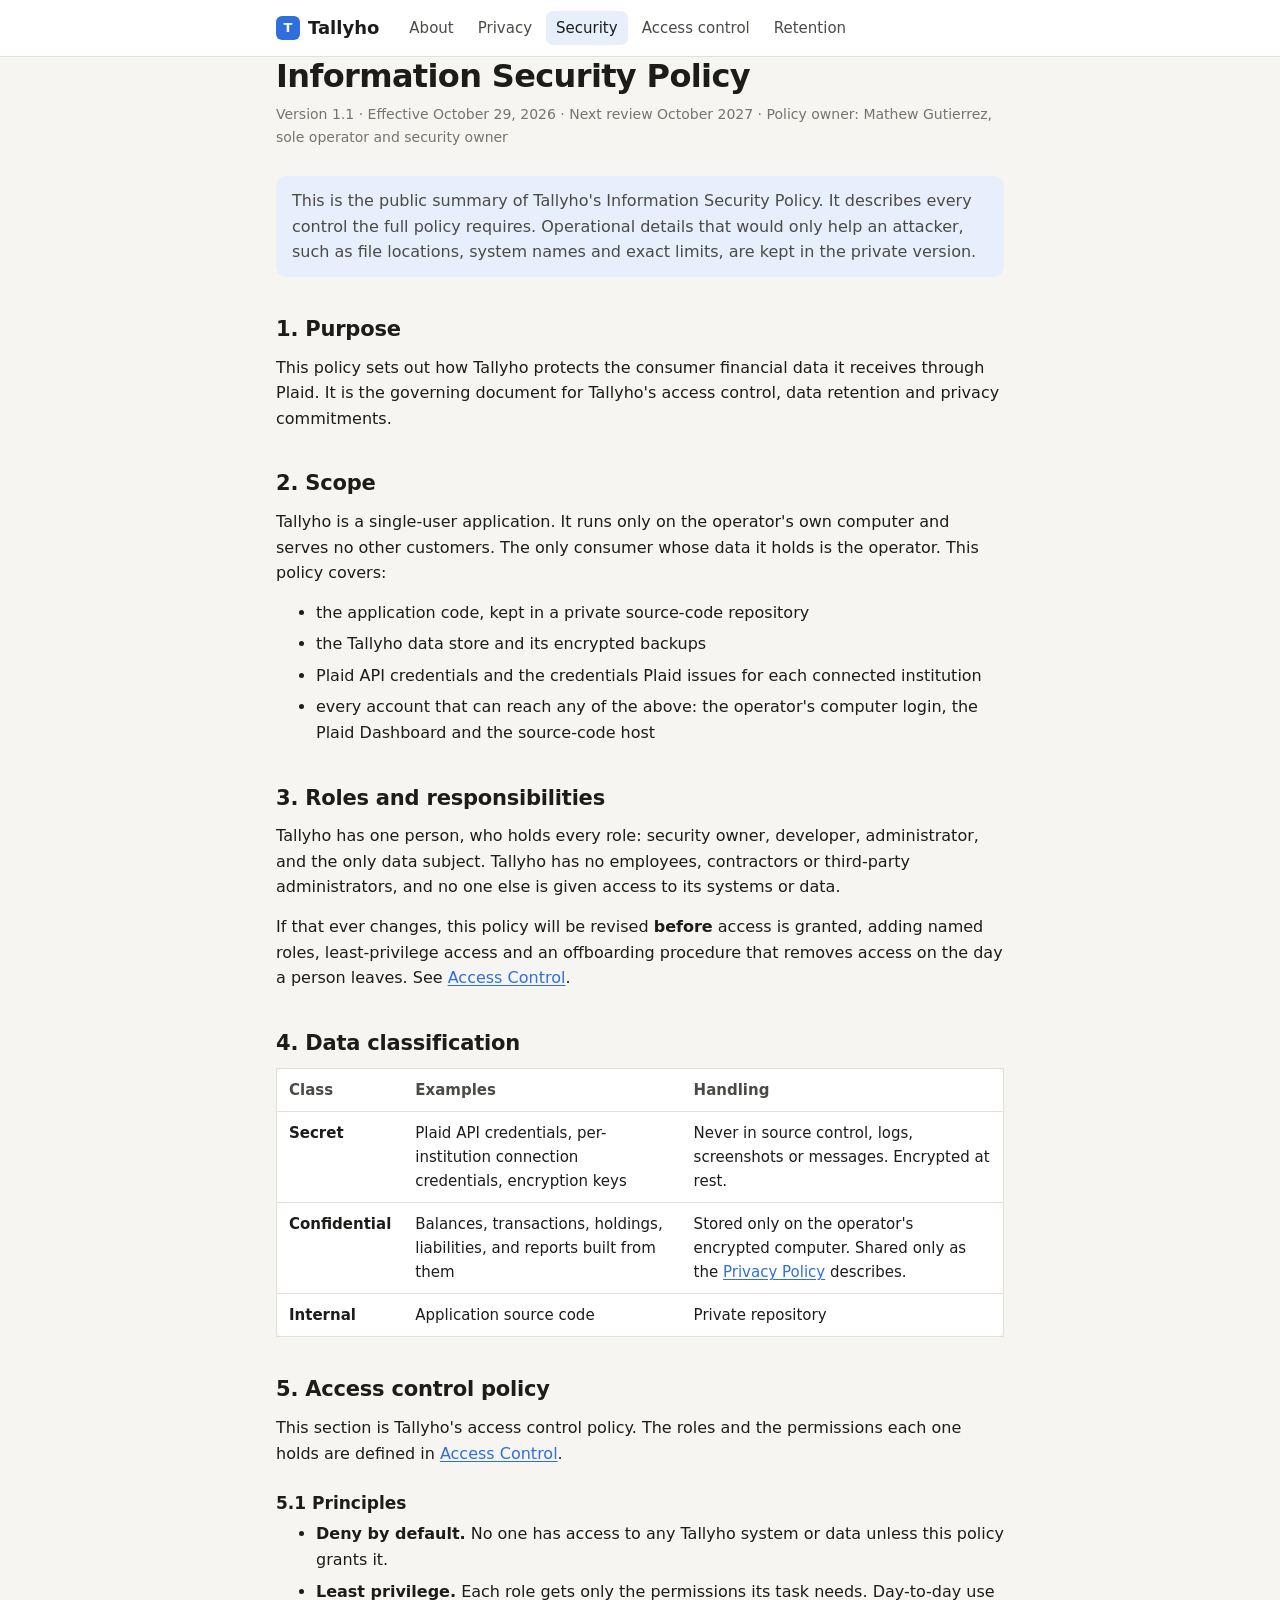
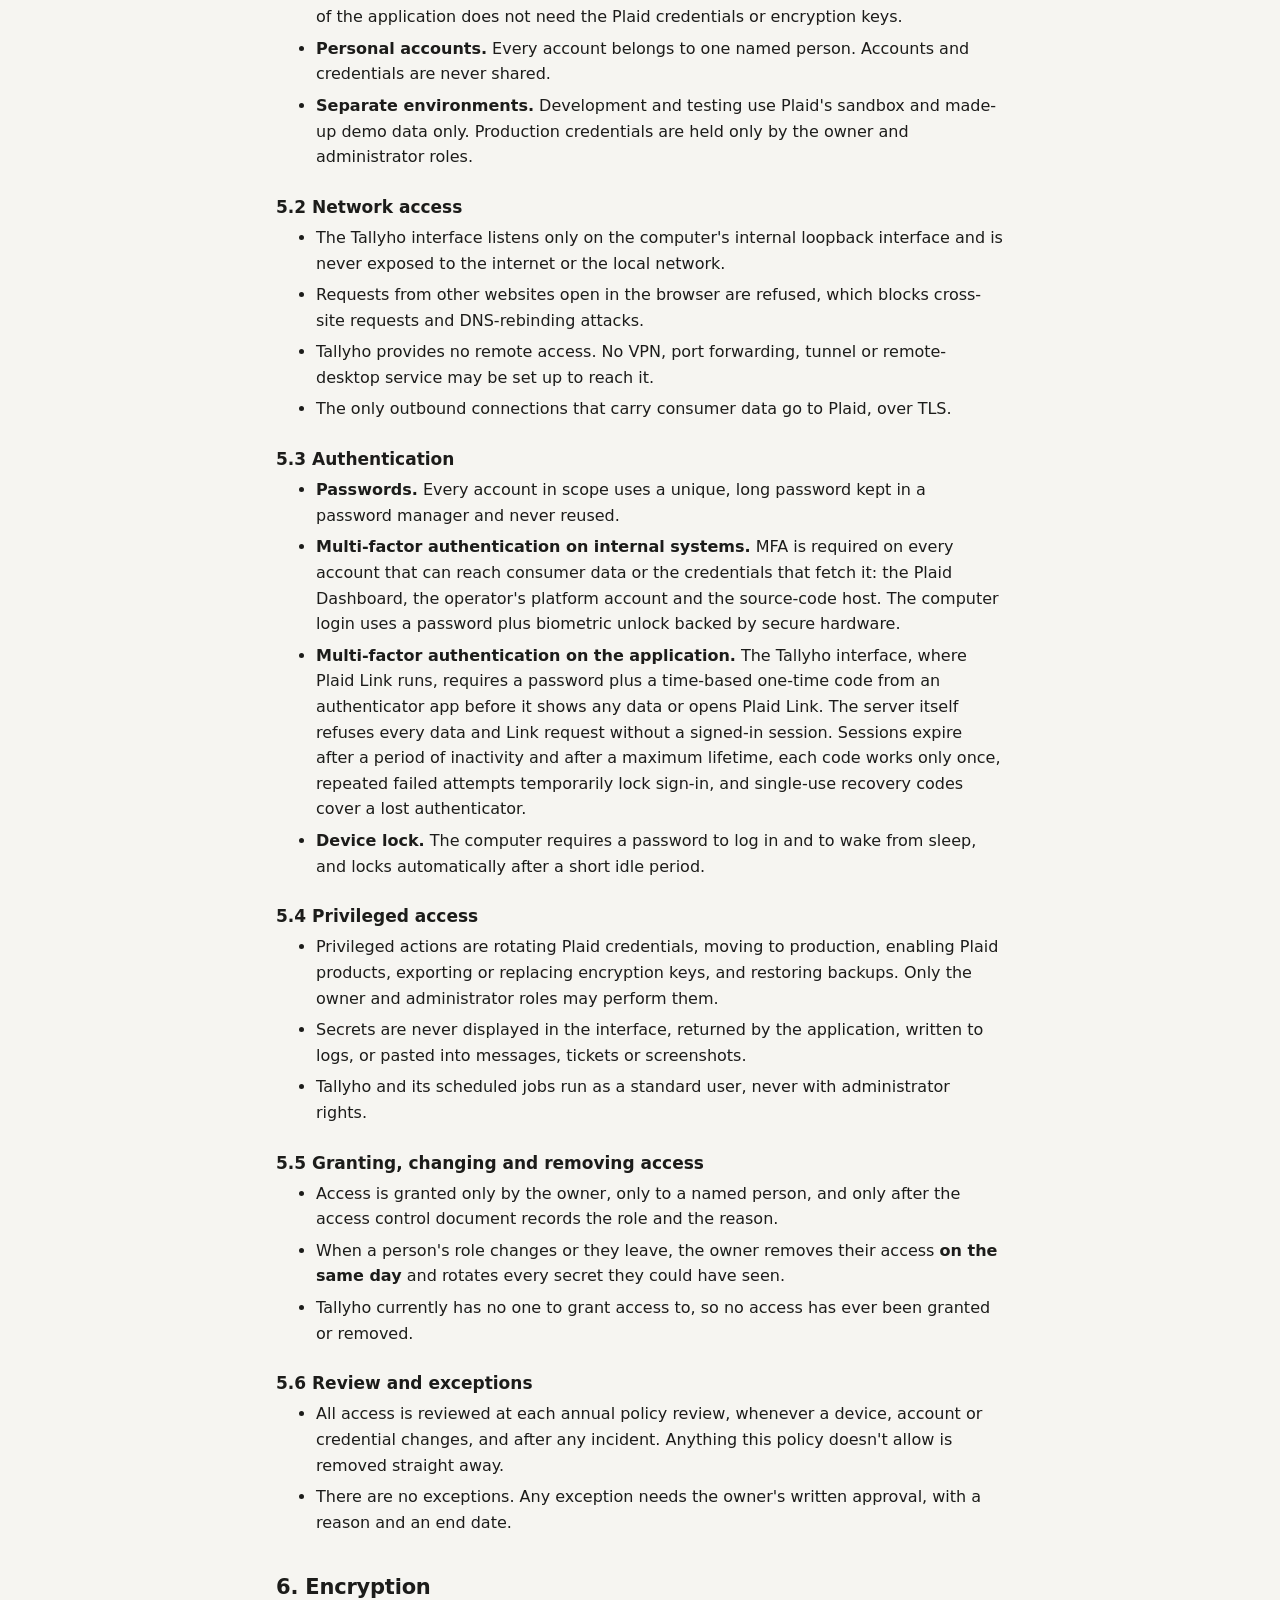
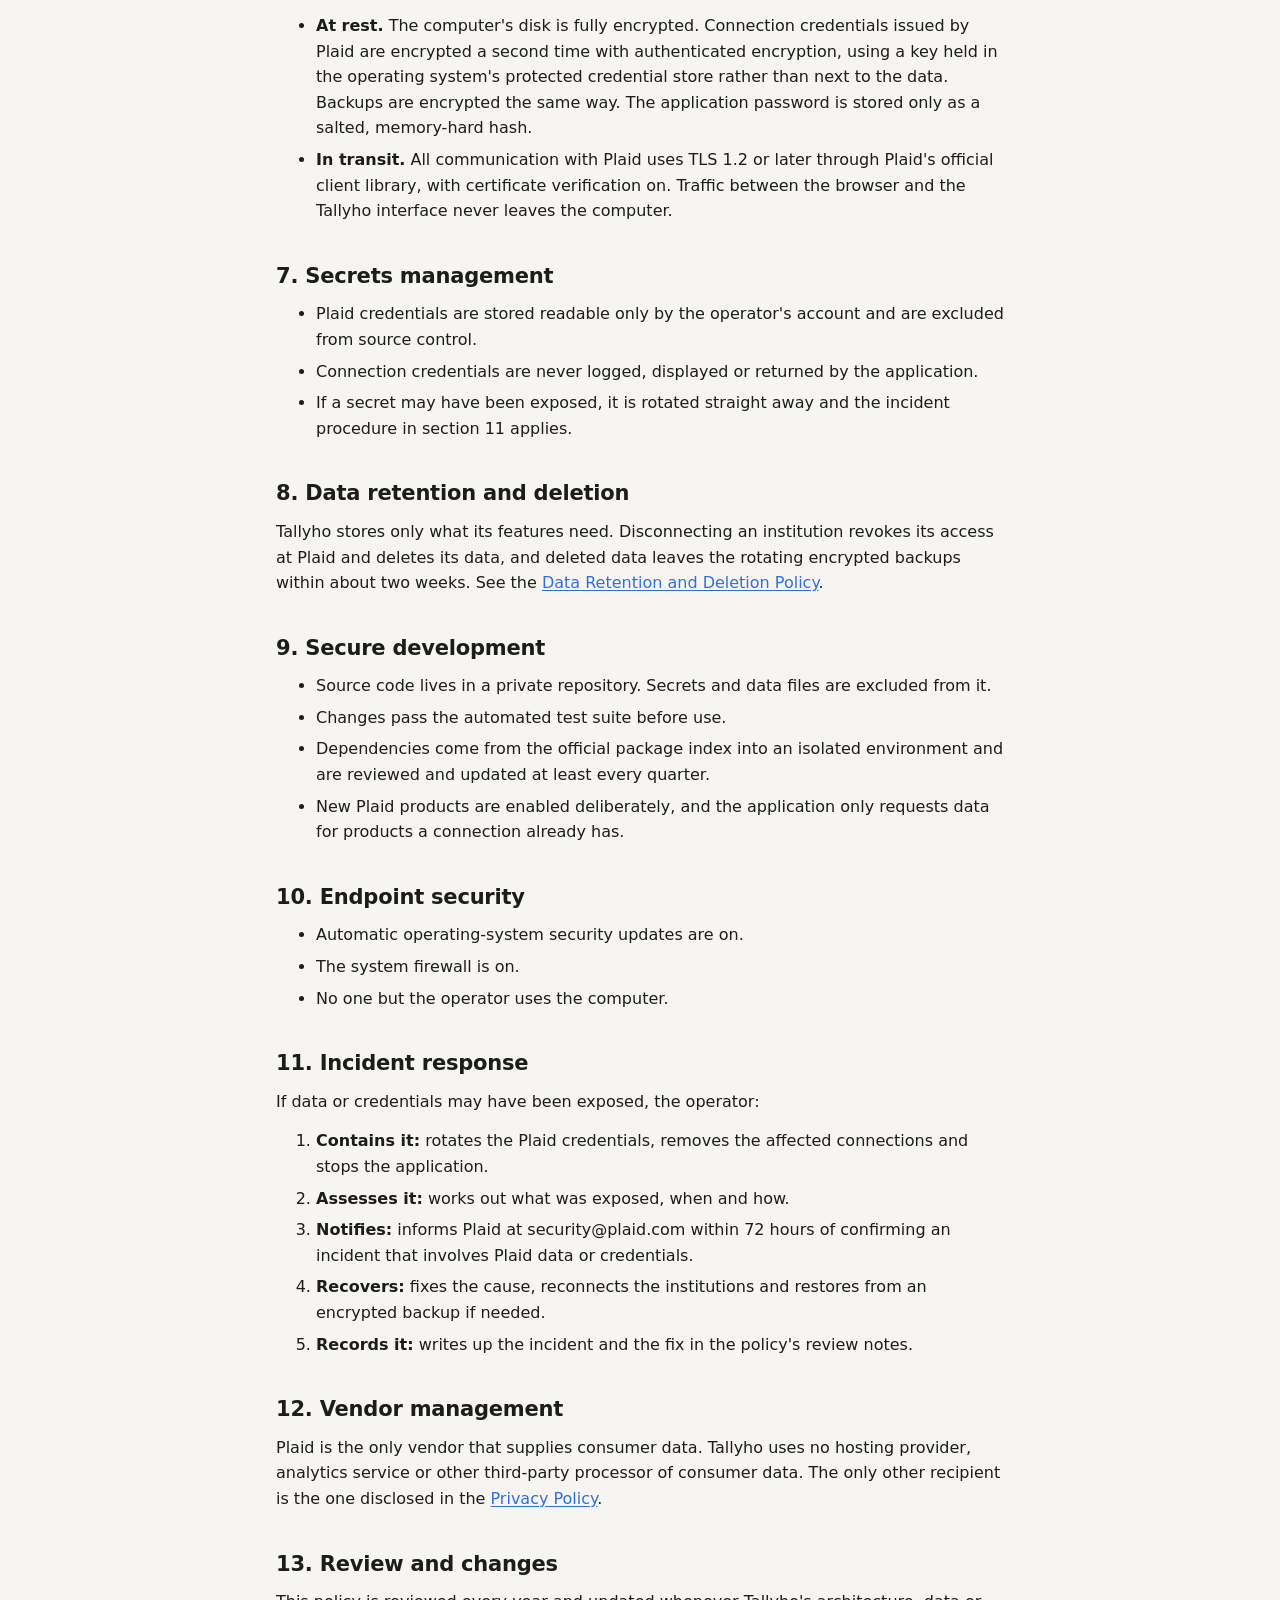
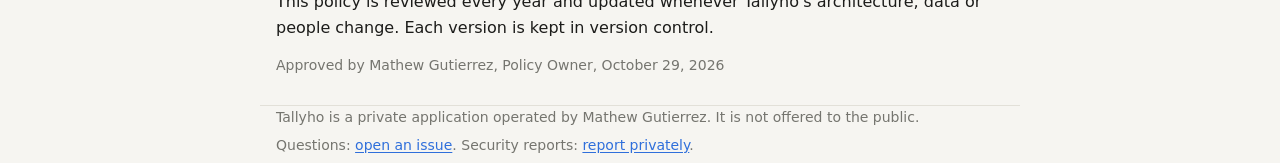
<file: security.html>
<!doctype html>
<html lang="en">
<head>
<meta charset="utf-8">
<meta name="viewport" content="width=device-width, initial-scale=1">
<meta http-equiv="Content-Security-Policy" content="default-src 'none'; style-src 'self'; img-src 'self'; base-uri 'none'; form-action 'none'">
<meta name="referrer" content="no-referrer">
<meta name="robots" content="noai, noimageai">
<title>Information Security Policy · Tallyho</title>
<meta name="description" content="Tallyho is a private, single-user personal finance application. Its privacy policy and security policies.">
<link rel="stylesheet" href="style.css">
<link rel="icon" href="favicon.svg" type="image/svg+xml">
</head>
<body>
<header>
  <div class="wrap bar">
    <a class="brand" href="index.html"><span class="mark" aria-hidden="true">T</span>Tallyho</a>
    <nav aria-label="Pages"><a href="index.html">About</a><a href="privacy.html">Privacy</a><a href="security.html" aria-current="page">Security</a><a href="access-control.html">Access control</a><a href="retention.html">Retention</a></nav>
  </div>
</header>
<main class="wrap">
<h1>Information Security Policy</h1>
<p class="meta">Version 1.1 · Effective October 29, 2026 · Next review October 2027 · Policy owner: Mathew Gutierrez, sole operator and security owner</p>

<p class="note">This is the public summary of Tallyho's Information Security Policy. It describes every control the full policy requires. Operational details that would only help an attacker, such as file locations, system names and exact limits, are kept in the private version.</p>

<h2 id="purpose">1. Purpose</h2>
<p>This policy sets out how Tallyho protects the consumer financial data it receives through Plaid. It is the governing document for Tallyho's access control, data retention and privacy commitments.</p>

<h2 id="scope">2. Scope</h2>
<p>Tallyho is a single-user application. It runs only on the operator's own computer and serves no other customers. The only consumer whose data it holds is the operator. This policy covers:</p>
<ul>
  <li>the application code, kept in a private source-code repository</li>
  <li>the Tallyho data store and its encrypted backups</li>
  <li>Plaid API credentials and the credentials Plaid issues for each connected institution</li>
  <li>every account that can reach any of the above: the operator's computer login, the Plaid Dashboard and the source-code host</li>
</ul>

<h2 id="roles">3. Roles and responsibilities</h2>
<p>Tallyho has one person, who holds every role: security owner, developer, administrator, and the only data subject. Tallyho has no employees, contractors or third-party administrators, and no one else is given access to its systems or data.</p>
<p>If that ever changes, this policy will be revised <strong>before</strong> access is granted, adding named roles, least-privilege access and an offboarding procedure that removes access on the day a person leaves. See <a href="access-control.html">Access Control</a>.</p>

<h2 id="classification">4. Data classification</h2>
<div class="table"><table>
  <tr><th>Class</th><th>Examples</th><th>Handling</th></tr>
  <tr><td><strong>Secret</strong></td><td>Plaid API credentials, per-institution connection credentials, encryption keys</td><td>Never in source control, logs, screenshots or messages. Encrypted at rest.</td></tr>
  <tr><td><strong>Confidential</strong></td><td>Balances, transactions, holdings, liabilities, and reports built from them</td><td>Stored only on the operator's encrypted computer. Shared only as the <a href="privacy.html">Privacy Policy</a> describes.</td></tr>
  <tr><td><strong>Internal</strong></td><td>Application source code</td><td>Private repository</td></tr>
</table></div>

<h2 id="access-control">5. Access control policy</h2>
<p>This section is Tallyho's access control policy. The roles and the permissions each one holds are defined in <a href="access-control.html">Access Control</a>.</p>

<h3>5.1 Principles</h3>
<ul>
  <li><strong>Deny by default.</strong> No one has access to any Tallyho system or data unless this policy grants it.</li>
  <li><strong>Least privilege.</strong> Each role gets only the permissions its task needs. Day-to-day use of the application does not need the Plaid credentials or encryption keys.</li>
  <li><strong>Personal accounts.</strong> Every account belongs to one named person. Accounts and credentials are never shared.</li>
  <li><strong>Separate environments.</strong> Development and testing use Plaid's sandbox and made-up demo data only. Production credentials are held only by the owner and administrator roles.</li>
</ul>

<h3>5.2 Network access</h3>
<ul>
  <li>The Tallyho interface listens only on the computer's internal loopback interface and is never exposed to the internet or the local network.</li>
  <li>Requests from other websites open in the browser are refused, which blocks cross-site requests and DNS-rebinding attacks.</li>
  <li>Tallyho provides no remote access. No VPN, port forwarding, tunnel or remote-desktop service may be set up to reach it.</li>
  <li>The only outbound connections that carry consumer data go to Plaid, over TLS.</li>
</ul>

<h3>5.3 Authentication</h3>
<ul>
  <li><strong>Passwords.</strong> Every account in scope uses a unique, long password kept in a password manager and never reused.</li>
  <li><strong>Multi-factor authentication on internal systems.</strong> MFA is required on every account that can reach consumer data or the credentials that fetch it: the Plaid Dashboard, the operator's platform account and the source-code host. The computer login uses a password plus biometric unlock backed by secure hardware.</li>
  <li><strong>Multi-factor authentication on the application.</strong> The Tallyho interface, where Plaid Link runs, requires a password plus a time-based one-time code from an authenticator app before it shows any data or opens Plaid Link. The server itself refuses every data and Link request without a signed-in session. Sessions expire after a period of inactivity and after a maximum lifetime, each code works only once, repeated failed attempts temporarily lock sign-in, and single-use recovery codes cover a lost authenticator.</li>
  <li><strong>Device lock.</strong> The computer requires a password to log in and to wake from sleep, and locks automatically after a short idle period.</li>
</ul>

<h3>5.4 Privileged access</h3>
<ul>
  <li>Privileged actions are rotating Plaid credentials, moving to production, enabling Plaid products, exporting or replacing encryption keys, and restoring backups. Only the owner and administrator roles may perform them.</li>
  <li>Secrets are never displayed in the interface, returned by the application, written to logs, or pasted into messages, tickets or screenshots.</li>
  <li>Tallyho and its scheduled jobs run as a standard user, never with administrator rights.</li>
</ul>

<h3>5.5 Granting, changing and removing access</h3>
<ul>
  <li>Access is granted only by the owner, only to a named person, and only after the access control document records the role and the reason.</li>
  <li>When a person's role changes or they leave, the owner removes their access <strong>on the same day</strong> and rotates every secret they could have seen.</li>
  <li>Tallyho currently has no one to grant access to, so no access has ever been granted or removed.</li>
</ul>

<h3>5.6 Review and exceptions</h3>
<ul>
  <li>All access is reviewed at each annual policy review, whenever a device, account or credential changes, and after any incident. Anything this policy doesn't allow is removed straight away.</li>
  <li>There are no exceptions. Any exception needs the owner's written approval, with a reason and an end date.</li>
</ul>

<h2 id="encryption">6. Encryption</h2>
<ul>
  <li><strong>At rest.</strong> The computer's disk is fully encrypted. Connection credentials issued by Plaid are encrypted a second time with authenticated encryption, using a key held in the operating system's protected credential store rather than next to the data. Backups are encrypted the same way. The application password is stored only as a salted, memory-hard hash.</li>
  <li><strong>In transit.</strong> All communication with Plaid uses TLS 1.2 or later through Plaid's official client library, with certificate verification on. Traffic between the browser and the Tallyho interface never leaves the computer.</li>
</ul>

<h2 id="secrets">7. Secrets management</h2>
<ul>
  <li>Plaid credentials are stored readable only by the operator's account and are excluded from source control.</li>
  <li>Connection credentials are never logged, displayed or returned by the application.</li>
  <li>If a secret may have been exposed, it is rotated straight away and the incident procedure in section 11 applies.</li>
</ul>

<h2 id="retention">8. Data retention and deletion</h2>
<p>Tallyho stores only what its features need. Disconnecting an institution revokes its access at Plaid and deletes its data, and deleted data leaves the rotating encrypted backups within about two weeks. See the <a href="retention.html">Data Retention and Deletion Policy</a>.</p>

<h2 id="development">9. Secure development</h2>
<ul>
  <li>Source code lives in a private repository. Secrets and data files are excluded from it.</li>
  <li>Changes pass the automated test suite before use.</li>
  <li>Dependencies come from the official package index into an isolated environment and are reviewed and updated at least every quarter.</li>
  <li>New Plaid products are enabled deliberately, and the application only requests data for products a connection already has.</li>
</ul>

<h2 id="endpoint">10. Endpoint security</h2>
<ul>
  <li>Automatic operating-system security updates are on.</li>
  <li>The system firewall is on.</li>
  <li>No one but the operator uses the computer.</li>
</ul>

<h2 id="incidents">11. Incident response</h2>
<p>If data or credentials may have been exposed, the operator:</p>
<ol>
  <li><strong>Contains it:</strong> rotates the Plaid credentials, removes the affected connections and stops the application.</li>
  <li><strong>Assesses it:</strong> works out what was exposed, when and how.</li>
  <li><strong>Notifies:</strong> informs Plaid at security@plaid.com within 72 hours of confirming an incident that involves Plaid data or credentials.</li>
  <li><strong>Recovers:</strong> fixes the cause, reconnects the institutions and restores from an encrypted backup if needed.</li>
  <li><strong>Records it:</strong> writes up the incident and the fix in the policy's review notes.</li>
</ol>

<h2 id="vendors">12. Vendor management</h2>
<p>Plaid is the only vendor that supplies consumer data. Tallyho uses no hosting provider, analytics service or other third-party processor of consumer data. The only other recipient is the one disclosed in the <a href="privacy.html#share">Privacy Policy</a>.</p>

<h2 id="review">13. Review and changes</h2>
<p>This policy is reviewed every year and updated whenever Tallyho's architecture, data or people change. Each version is kept in version control.</p>

<p class="meta">Approved by Mathew Gutierrez, Policy Owner, October 29, 2026</p>
</main>
<footer class="wrap">
  <p>Tallyho is a private application operated by Mathew Gutierrez. It is not offered to the public.</p>
  <p>Questions: <a href="https://github.com/gutierrezm00/tallyho/issues">open an issue</a>. Security reports: <a href="https://github.com/gutierrezm00/tallyho/security/advisories/new">report privately</a>.</p>
</footer>
</body>
</html>
</file>
<file: style.css>
:root {
  --bg: #f6f5f1; --surface: #ffffff; --text: #1c1c1a; --text-2: #4a4a46; --text-3: #75756f;
  --line: #e2e0d8; --accent: #2f6fdb; --accent-bg: #e8effc; --good: #1f7a4d;
}
@media (prefers-color-scheme: dark) {
  :root {
    --bg: #121211; --surface: #1a1a19; --text: #ecebe6; --text-2: #c2c1ba; --text-3: #8e8d86;
    --line: #2e2e2b; --accent: #7aa7f0; --accent-bg: #1c2638; --good: #5cc28f;
  }
}
* { box-sizing: border-box; }
html { -webkit-text-size-adjust: 100%; }
body { margin: 0; background: var(--bg); color: var(--text);
       font: 16px/1.6 -apple-system, BlinkMacSystemFont, "Segoe UI", system-ui, sans-serif; }
a { color: var(--accent); text-underline-offset: 2px; }
.wrap { max-width: 760px; margin: 0 auto; padding: 0 16px; }
header { border-bottom: 1px solid var(--line); background: var(--surface); }
.bar { display: flex; align-items: center; gap: 20px; min-height: 56px; flex-wrap: wrap; padding-top: 8px; padding-bottom: 8px; }
.brand { display: flex; align-items: center; gap: 8px; font-weight: 700; font-size: 18px; color: var(--text); text-decoration: none; }
.mark { width: 24px; height: 24px; border-radius: 6px; background: var(--accent); color: #fff; display: grid; place-items: center; font-size: 13px; }
nav { display: flex; flex-wrap: wrap; gap: 2px 4px; }
nav a { padding: 5px 10px; border-radius: 7px; color: var(--text-2); text-decoration: none; font-weight: 500; font-size: 15px; }
nav a:hover { background: var(--bg); color: var(--text); }
nav a[aria-current="page"] { background: var(--accent-bg); color: var(--text); }
main { padding-top: 32px; padding-bottom: 32px; }
h1 { font-size: 32px; line-height: 1.2; letter-spacing: -.02em; margin: 0 0 8px; }
h2 { font-size: 21px; margin: 36px 0 8px; letter-spacing: -.01em; }
h3 { font-size: 17px; margin: 24px 0 4px; }
p, ul, ol { margin: 0 0 14px; }
li { margin-bottom: 6px; }
.lede { font-size: 18px; color: var(--text-2); margin-bottom: 24px; }
.meta { color: var(--text-3); font-size: 14px; margin-bottom: 28px; }
.cards { display: grid; grid-template-columns: repeat(auto-fit, minmax(210px, 1fr)); gap: 12px; margin: 16px 0 8px; }
.card { background: var(--surface); border: 1px solid var(--line); border-radius: 12px; padding: 16px; }
.card h3 { margin-top: 0; }
.card p { margin: 0; color: var(--text-2); font-size: 15px; }
a.card { display: block; text-decoration: none; color: inherit; }
a.card:hover { border-color: var(--accent); }
.note { background: var(--accent-bg); border-radius: 10px; padding: 12px 16px; color: var(--text-2); }
.table { overflow-x: auto; margin: 0 0 16px; }
table { border-collapse: collapse; width: 100%; font-size: 15px; background: var(--surface); border: 1px solid var(--line); border-radius: 10px; }
th, td { text-align: left; padding: 9px 12px; border-bottom: 1px solid var(--line); vertical-align: top; }
th { font-weight: 600; color: var(--text-2); }
tr:last-child td { border-bottom: 0; }
footer { border-top: 1px solid var(--line); padding-top: 18px; padding-bottom: 40px; color: var(--text-3); font-size: 14px; }
footer p { margin: 0 0 6px; }
@media (max-width: 520px) { h1 { font-size: 27px; } .lede { font-size: 17px; } }
</file>
